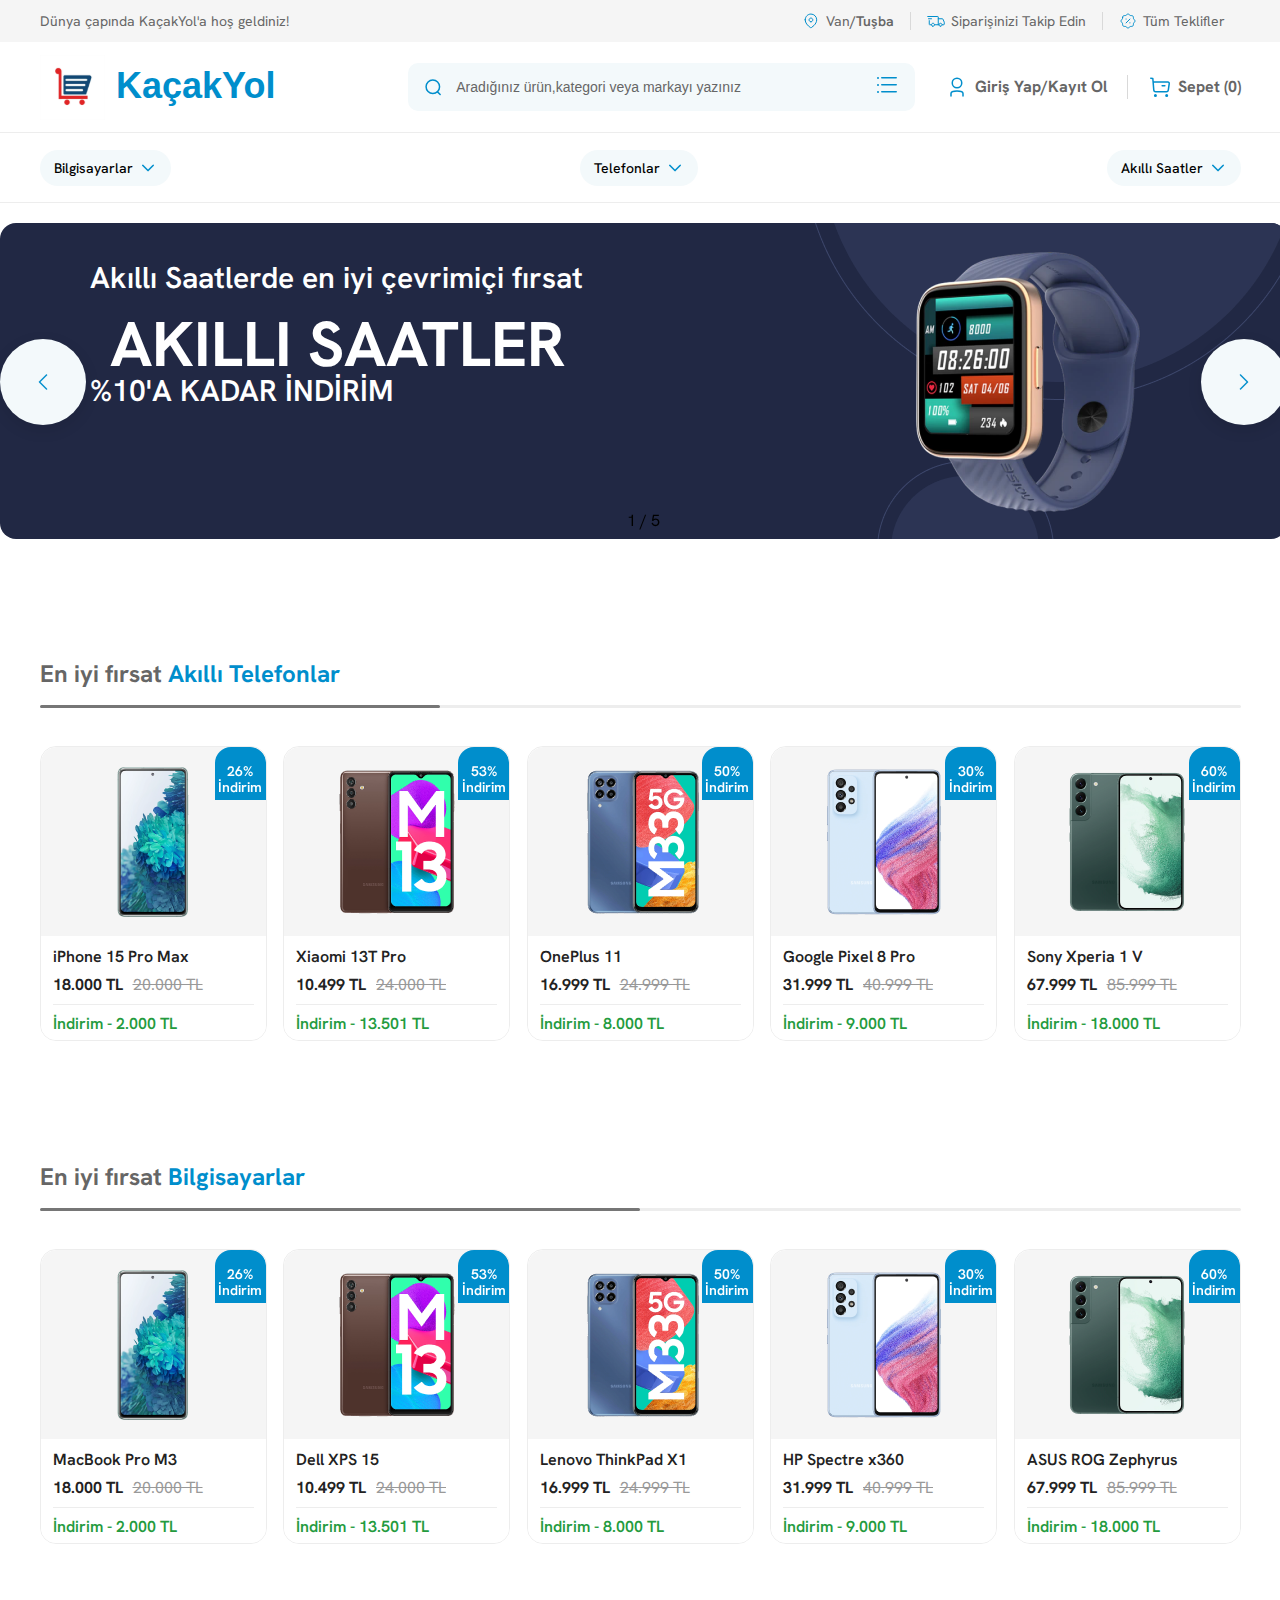
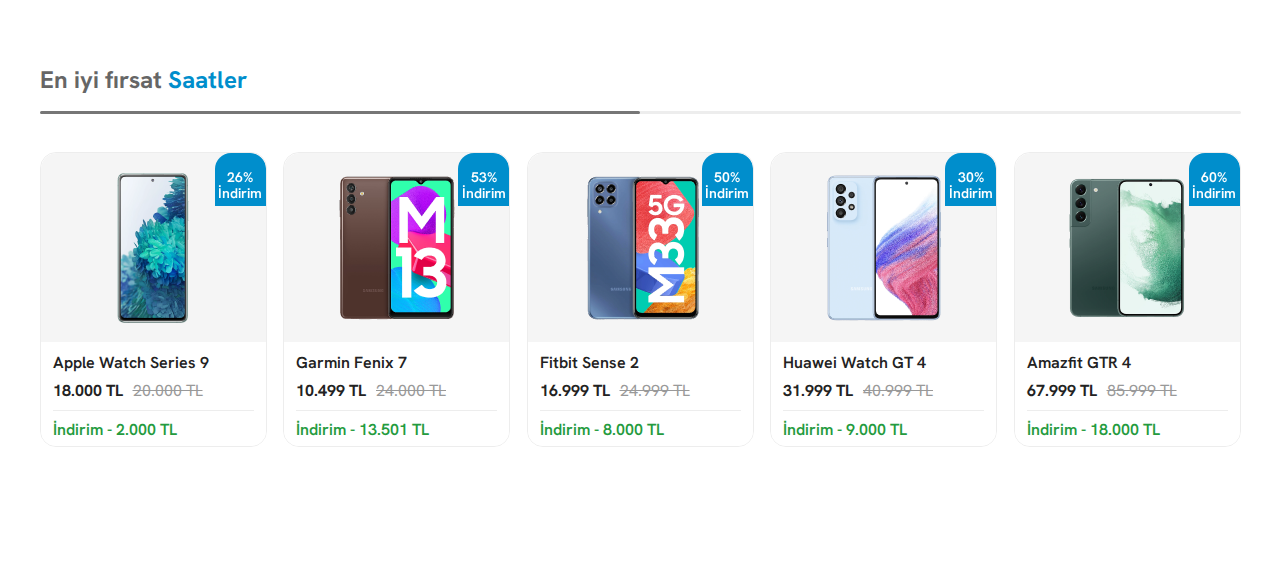
<file: index.html>
<!DOCTYPE html>
<html lang="en">
<head>
    <meta charset="UTF-8">
    <meta name="viewport" content="width=device-width, initial-scale=1.0">
    <title>KaçakYol</title>
    <link rel="stylesheet" href="https://cdn.jsdelivr.net/npm/swiper@11/swiper-bundle.min.css"/>
    <link rel="icon" href="img/logo.svg">
    <link rel="stylesheet" href="style.css">
</head>
<body>
   
    <header id="header">
        <div class="header-top">
            <div class="wrapper">
                <h3>Dünya çapında KaçakYol'a hoş geldiniz!</h3>
                <div class="links">
                    <div><img src="img/header-top/Location.svg" alt=""><p>Van<span>/Tuşba</span></p></div>
                    <div><img src="img/header-top/iconoir_delivery-truck.svg" alt=""><p>Siparişinizi Takip Edin</p></div>
                    <div><img src="img/header-top/Discount.svg" alt=""><p>Tüm Teklifler</p></div>
                </div>
            </div>
        </div>
        <div class="header-logo">
          <div class="wrapper">
            <div class="logo">
                <img src="img/logo.svg" alt="">
                <img src="img/kacakyol_logo.svg" alt="">
            </div>
            <div class="right">
                <div class="search">
                    <img src="img/Search.svg" alt="">
                    <input type="search" placeholder="Aradığınız ürün,kategori veya markayı yazınız">
                    <div class="category-dropdown">
                        <img src="img/list.svg" alt="" class="dropdown-trigger">
                        <div class="dropdown-content">
                            <a href="bilgisayarlar.html">Bilgisayarlar</a>
                            <a href="telefonlar.html">Telefonlar</a>
                            <a href="saatler.html">Akıllı Saatler</a>
                        </div>
                    </div>
                </div>
                <div class="form">
                    <div><img src="img/user.svg" alt=""><a href="#">Giriş Yap/Kayıt Ol</a></div>
                    <div><img src="img/Buy.svg" alt=""><a href="#">Sepet</a></div>
                </div>
            </div>
          </div>
        </div>
        <div class="header-bottom">
            <div class="top">
                <div class="wrapper">
                    <ul>
                        <li><a href="bilgisayarlar.html">Bilgisayarlar</a><div class="img"></div></li>
                        <li><a href="telefonlar.html">Telefonlar</a><div class="img"></div></li>
                        <li><a href="saatler.html">Akıllı Saatler</a><div class="img"></div></li>
                    </ul>
                </div>
            </div>
            <div class="bottom">
                <div class="swiper mySwiper">
                     <div class="swiper-wrapper">
                        <div class="swiper-slide">
                            <div class="left">
                                <h3>Akıllı Saatlerde en iyi çevrimiçi fırsat</h3>
                                <h1>AKILLI SAATLER</h1>
                                <h3>%10'A KADAR İNDİRİM</h3>
                            </div>
                            <img  src="img/header-bottom/Mask group.png" alt="">
                            <img  src="img/header-bottom/watch.png" alt="">
                        </div>
                        <div class="swiper-slide">
                            <div class="left">
                                <h3>Akıllı Telefonlarda en iyi çevrimiçi fırsat</h3>
                                <h1>AKILLI TELEFONLAR</h1>
                                <h3>%25'A KADAR İNDİRİM</h3>
                            </div>
                            <img  src="img/header-bottom/Mask group.png" alt="">
                            <img  src="img/header-bottom/watch.png" alt="">
                        </div>
                        <div class="swiper-slide">
                            <div class="left">
                                <h3>Bilgisayarlarda en iyi çevrimiçi fırsat</h3>
                                <h1>BİLGİSAYARLAR</h1>
                                <h3>%15'A KADAR İNDİRİM</h3>
                            </div>
                            <img  src="img/header-bottom/Mask group.png" alt="">
                            <img  src="img/header-bottom/watch.png" alt="">
                        </div>
                        <div class="swiper-slide">
                            <div class="left">
                                <h3>Akıllı saatlerde en iyi çevrimiçi fırsat</h3>
                                <h1>AKILLI SAATLER</h1>
                                <h3>%10'A KADAR İNDİRİM</h3>
                            </div>
                            <img  src="img/header-bottom/Mask group.png" alt="">
                            <img  src="img/header-bottom/watch.png" alt="">
                        </div>
                        <div class="swiper-slide">
                            <div class="left">
                                <h3>Akıllı saatlerde en iyi çevrimiçi fırsat</h3>
                                <h1>AKILLI SAATLER</h1>
                                <h3>%10'A KADAR İNDİRİM</h3>
                            </div>
                            <img  src="img/header-bottom/Mask group.png" alt="">
                            <img  src="img/header-bottom/watch.png" alt="">
                        </div>

                    </div>
                    <div class="swiper-btn-next btn"></div>
                    <div class="swiper-btn-prev btn"></div>
                    <div class="swiper-pagination"></div>
                </div> 
            </div>
        </div>
    </header>
    
    <section class="section" id="section">
        <div class="wrapper">
           <div class="smart">
                <div class="top">
                    <h3>En iyi fırsat  <span>Akıllı Telefonlar</span></h3>
                </div>

                
                <div class="smart-swiper swiper">
                    <div class="swiper-scrollbar"></div>
                    <div class="smart-item swiper-wrapper">
                        <div class="smart-slide  swiper-slide">
                            <div class="box">
                                <div class="box-top">
                                    <img src="img/akıllıTelefonlar/image 3.png" alt="">
                                    <p>26% İndirim</p>
                                </div>
                                <div class="box-bottom">
                                    <h4>iPhone 15 Pro Max</h4>
                                    <p> 
                                        <span class="new-price">18.000 TL</span> 
                                        <span class="old-price">20.000 TL</span>
                                    </p>
                                    <hr>
                                    <h3 class="green-price">İndirim - 2.000 TL</h3>
                                </div>
                            </div>
                            <div class="box">
                                <div class="box-top">
                                    <img src="img/akıllıTelefonlar/image 3 (1).png" alt="">
                                    <p>53% İndirim</p>
                                </div>
                                <div class="box-bottom">
                                    <h4>Xiaomi 13T Pro</h4>
                                    <p> 
                                        <span class="new-price">10.499 TL</span> 
                                        <span class="old-price">24.000 TL</span>
                                    </p>
                                    <hr>
                                    <h3 class="green-price">İndirim - 13.501 TL</h3>
                                </div>
                            </div>
                            <div class="box">
                                <div class="box-top">
                                    <img src="img/akıllıTelefonlar/image 3 (2).png" alt="">
                                    <p>50% İndirim</p>
                                </div>
                                <div class="box-bottom">
                                    <h4>OnePlus 11</h4>
                                    <p> 
                                        <span class="new-price">16.999 TL</span> 
                                        <span class="old-price">24.999 TL</span>
                                    </p>
                                    <hr>
                                    <h3 class="green-price">İndirim - 8.000 TL</h3>
                                </div>
                            </div>
                            <div class="box">
                                <div class="box-top">
                                    <img src="img/akıllıTelefonlar/image 3 (3).png" alt="">
                                    <p>30% İndirim</p>
                                </div>
                                <div class="box-bottom">
                                    <h4>Google Pixel 8 Pro</h4>
                                    <p> 
                                        <span class="new-price">31.999 TL</span> 
                                        <span class="old-price">40.999 TL</span>
                                    </p>
                                    <hr>
                                    <h3 class="green-price">İndirim - 9.000 TL</h3>
                                </div>
                            </div>
                            <div class="box">
                                <div class="box-top">
                                    <img src="img/akıllıTelefonlar/image 3 (4).png" alt="">
                                    <p>60% İndirim</p>
                                </div>
                                <div class="box-bottom">
                                    <h4>Sony Xperia 1 V</h4>
                                    <p> 
                                        <span class="new-price">67.999 TL</span> 
                                        <span class="old-price">85.999 TL</span>
                                    </p>
                                    <hr>
                                    <h3 class="green-price">İndirim - 18.000 TL</h3>
                                </div>
                            </div>
                        </div>
                        <div class="smart-slide swiper-slide">
                            <div class="box">
                                <div class="box-top">
                                    <img src="img/akıllıTelefonlar/image 3.png" alt="">
                                    <p>26% İndirim</p>
                                </div>
                                <div class="box-bottom">
                                    <h4>Redmi K70 Pro</h4>
                                    <p> 
                                        <span class="new-price">18.000 TL</span> 
                                        <span class="old-price">20.000 TL</span>
                                    </p>
                                    <hr>
                                    <h3 class="green-price">İndirim - 2.000 TL</h3>
                                </div>
                            </div>
                            <div class="box">
                                <div class="box-top">
                                    <img src="img/akıllıTelefonlar/image 3 (1).png" alt="">
                                    <p>53% İndirim</p>
                                </div>
                                <div class="box-bottom">
                                    <h4>iQOO 12 Pro</h4>
                                    <p> 
                                        <span class="new-price">10.499 TL</span> 
                                        <span class="old-price">24.000 TL</span>
                                    </p>
                                    <hr>
                                    <h3 class="green-price">İndirim - 13.501 TL</h3>
                                </div>
                            </div>
                            <div class="box">
                                <div class="box-top">
                                    <img src="img/akıllıTelefonlar/image 3 (2).png" alt="">
                                    <p>50% İndirim</p>
                                </div>
                                <div class="box-bottom">
                                    <h4>Realme GT5 Pro</h4>
                                    <p> 
                                        <span class="new-price">16.999 TL</span> 
                                        <span class="old-price">24.999 TL</span>
                                    </p>
                                    <hr>
                                    <h3 class="green-price">İndirim - 8.000 TL</h3>
                                </div>
                            </div>
                            <div class="box">
                                <div class="box-top">
                                    <img src="img/akıllıTelefonlar/image 3 (3).png" alt="">
                                    <p>30% İndirim</p>
                                </div>
                                <div class="box-bottom">
                                    <h4>OPPO Find X7 Ultra</h4>
                                    <p> 
                                        <span class="new-price">31.999 TL</span> 
                                        <span class="old-price">40.999 TL</span>
                                    </p>
                                    <hr>
                                    <h3 class="green-price">İndirim - 9.000 TL</h3>
                                </div>
                            </div>
                            <div class="box">
                                <div class="box-top">
                                    <img src="img/akıllıTelefonlar/image 3 (4).png" alt="">
                                    <p>60% İndirim</p>
                                </div>
                                <div class="box-bottom">
                                    <h4>Vivo X100 Pro</h4>
                                    <p> 
                                        <span class="new-price">67.999 TL</span> 
                                        <span class="old-price">85.999 TL</span>
                                    </p>
                                    <hr>
                                    <h3 class="green-price">İndirim - 18.000 TL</h3>
                                </div>
                            </div>
                        </div>
                        <div class="smart-slide swiper-slide">
                            <div class="box">
                                <div class="box-top">
                                    <img src="img/akıllıTelefonlar/image 3.png" alt="">
                                    <p>26% İndirim</p>
                                </div>
                                <div class="box-bottom">
                                    <h4>iPhone 13 Pro Max</h4>
                                    <p> 
                                        <span class="new-price">18.000 TL</span> 
                                        <span class="old-price">20.000 TL</span>
                                    </p>
                                    <hr>
                                    <h3 class="green-price">İndirim - 2.000 TL</h3>
                                </div>
                            </div>
                            <div class="box">
                                <div class="box-top">
                                    <img src="img/akıllıTelefonlar/image 3 (1).png" alt="">
                                    <p>53% İndirim</p>
                                </div>
                                <div class="box-bottom">
                                    <h4>Motorola Edge 40 Pro</h4>
                                    <p> 
                                        <span class="new-price">10.499 TL</span> 
                                        <span class="old-price">24.000 TL</span>
                                    </p>
                                    <hr>
                                    <h3 class="green-price">İndirim - 13.501 TL</h3>
                                </div>
                            </div>
                            <div class="box">
                                <div class="box-top">
                                    <img src="img/akıllıTelefonlar/image 3 (2).png" alt="">
                                    <p>50% İndirim</p>
                                </div>
                                <div class="box-bottom">
                                    <h4>Huawei P60 Pro</h4>
                                    <p> 
                                        <span class="new-price">16.999 TL</span> 
                                        <span class="old-price">24.999 TL</span>
                                    </p>
                                    <hr>
                                    <h3 class="green-price">İndirim - 8.000 TL</h3>
                                </div>
                            </div>
                            <div class="box">
                                <div class="box-top">
                                    <img src="img/akıllıTelefonlar/image 3 (3).png" alt="">
                                    <p>30% İndirim</p>
                                </div>
                                <div class="box-bottom">
                                    <h4>İphone 13</h4>
                                    <p> 
                                        <span class="new-price">31.999 TL</span> 
                                        <span class="old-price">40.999 TL</span>
                                    </p>
                                    <hr>
                                    <h3 class="green-price">İndirim - 9.000 TL</h3>
                                </div>
                            </div>
                            <div class="box">
                                <div class="box-top">
                                    <img src="img/akıllıTelefonlar/image 3 (4).png" alt="">
                                    <p>60% İndirim</p>
                                </div>
                                <div class="box-bottom">
                                    <h4>iPhone 12</h4>
                                    <p> 
                                        <span class="new-price">67.999 TL</span> 
                                        <span class="old-price">85.999 TL</span>
                                    </p>
                                    <hr>
                                    <h3 class="green-price">İndirim - 18.000 TL</h3>
                                </div>
                            </div>
                        </div>
                    </div>
                </div>

               
            </div>
           <div class="bilgisayar">
                <div class="top">
                    <h3>En iyi fırsat  <span>Bilgisayarlar</span></h3>
                </div>

                <div class="bilgisayar-swiper">
                    <div class="swiper-scrollbar"></div>
                    <div class="bilgisayar-item swiper-wrapper">
                        <div class="bilgisayar-slide  swiper-slide">
                            <div class="box">
                                <div class="box-top">
                                    <img src="img/akıllıTelefonlar/image 3.png" alt="">
                                    <p>26% İndirim</p>
                                </div>
                                <div class="box-bottom">
                                    <h4>MacBook Pro M3</h4>
                                    <p> 
                                        <span class="new-price">18.000 TL</span> 
                                        <span class="old-price">20.000 TL</span>
                                    </p>
                                    <hr>
                                    <h3 class="green-price">İndirim - 2.000 TL</h3>
                                </div>
                            </div>
                            <div class="box">
                                <div class="box-top">
                                    <img src="img/akıllıTelefonlar/image 3 (1).png" alt="">
                                    <p>53% İndirim</p>
                                </div>
                                <div class="box-bottom">
                                    <h4>Dell XPS 15</h4>
                                    <p> 
                                        <span class="new-price">10.499 TL</span> 
                                        <span class="old-price">24.000 TL</span>
                                    </p>
                                    <hr>
                                    <h3 class="green-price">İndirim - 13.501 TL</h3>
                                </div>
                            </div>
                            <div class="box">
                                <div class="box-top">
                                    <img src="img/akıllıTelefonlar/image 3 (2).png" alt="">
                                    <p>50% İndirim</p>
                                </div>
                                <div class="box-bottom">
                                    <h4>Lenovo ThinkPad X1</h4>
                                    <p> 
                                        <span class="new-price">16.999 TL</span> 
                                        <span class="old-price">24.999 TL</span>
                                    </p>
                                    <hr>
                                    <h3 class="green-price">İndirim - 8.000 TL</h3>
                                </div>
                            </div>
                            <div class="box">
                                <div class="box-top">
                                    <img src="img/akıllıTelefonlar/image 3 (3).png" alt="">
                                    <p>30% İndirim</p>
                                </div>
                                <div class="box-bottom">
                                    <h4>HP Spectre x360</h4>
                                    <p> 
                                        <span class="new-price">31.999 TL</span> 
                                        <span class="old-price">40.999 TL</span>
                                    </p>
                                    <hr>
                                    <h3 class="green-price">İndirim - 9.000 TL</h3>
                                </div>
                            </div>
                            <div class="box">
                                <div class="box-top">
                                    <img src="img/akıllıTelefonlar/image 3 (4).png" alt="">
                                    <p>60% İndirim</p>
                                </div>
                                <div class="box-bottom">
                                    <h4>ASUS ROG Zephyrus</h4>
                                    <p> 
                                        <span class="new-price">67.999 TL</span> 
                                        <span class="old-price">85.999 TL</span>
                                    </p>
                                    <hr>
                                    <h3 class="green-price">İndirim - 18.000 TL</h3>
                                </div>
                            </div>
                        </div>
                        <div class="bilgisayar-slide swiper-slide">
                            <div class="box">
                                <div class="box-top">
                                    <img src="img/akıllıTelefonlar/image 3.png" alt="">
                                    <p>26% İndirim</p>
                                </div>
                                <div class="box-bottom">
                                    <h4>MSI GS66 Stealth</h4>
                                    <p> 
                                        <span class="new-price">18.000 TL</span> 
                                        <span class="old-price">20.000 TL</span>
                                    </p>
                                    <hr>
                                    <h3 class="green-price">İndirim - 2.000 TL</h3>
                                </div>
                            </div>
                            <div class="box">
                                <div class="box-top">
                                    <img src="img/akıllıTelefonlar/image 3 (1).png" alt="">
                                    <p>53% İndirim</p>
                                </div>
                                <div class="box-bottom">
                                    <h4>Razer Blade 15</h4>
                                    <p> 
                                        <span class="new-price">10.499 TL</span> 
                                        <span class="old-price">24.000 TL</span>
                                    </p>
                                    <hr>
                                    <h3 class="green-price">İndirim - 13.501 TL</h3>
                                </div>
                            </div>
                            <div class="box">
                                <div class="box-top">
                                    <img src="img/akıllıTelefonlar/image 3 (2).png" alt="">
                                    <p>50% İndirim</p>
                                </div>
                                <div class="box-bottom">
                                    <h4>Acer Predator Helios</h4>
                                    <p> 
                                        <span class="new-price">16.999 TL</span> 
                                        <span class="old-price">24.999 TL</span>
                                    </p>
                                    <hr>
                                    <h3 class="green-price">İndirim - 8.000 TL</h3>
                                </div>
                            </div>
                            <div class="box">
                                <div class="box-top">
                                    <img src="img/akıllıTelefonlar/image 3 (3).png" alt="">
                                    <p>30% İndirim</p>
                                </div>
                                <div class="box-bottom">
                                    <h4>Alienware x17</h4>
                                    <p> 
                                        <span class="new-price">31.999 TL</span> 
                                        <span class="old-price">40.999 TL</span>
                                    </p>
                                    <hr>
                                    <h3 class="green-price">İndirim - 9.000 TL</h3>
                                </div>
                            </div>
                            <div class="box">
                                <div class="box-top">
                                    <img src="img/akıllıTelefonlar/image 3 (4).png" alt="">
                                    <p>60% İndirim</p>
                                </div>
                                <div class="box-bottom">
                                    <h4>Gigabyte Aorus 15</h4>
                                    <p> 
                                        <span class="new-price">67.999 TL</span> 
                                        <span class="old-price">85.999 TL</span>
                                    </p>
                                    <hr>
                                    <h3 class="green-price">İndirim - 18.000 TL</h3>
                                </div>
                            </div>
                        </div>
                    </div>
                </div>

               
            </div>
            <div class="saat">
                <div class="top">
                    <h3>En iyi fırsat  <span>Saatler</span></h3>
                </div>

                <div class="saat-swiper">
                    <div class="swiper-scrollbar"></div>
                    <div class="saat-item swiper-wrapper">
                        <div class="saat-slide  swiper-slide">
                            <div class="box">
                                <div class="box-top">
                                    <img src="img/akıllıTelefonlar/image 3.png" alt="">
                                    <p>26% İndirim</p>
                                </div>
                                <div class="box-bottom">
                                    <h4>Apple Watch Series 9</h4>
                                    <p> 
                                        <span class="new-price">18.000 TL</span> 
                                        <span class="old-price">20.000 TL</span>
                                    </p>
                                    <hr>
                                    <h3 class="green-price">İndirim - 2.000 TL</h3>
                                </div>
                            </div>
                            <div class="box">
                                <div class="box-top">
                                    <img src="img/akıllıTelefonlar/image 3 (1).png" alt="">
                                    <p>53% İndirim</p>
                                </div>
                                <div class="box-bottom">
                                    <h4>Garmin Fenix 7</h4>
                                    <p> 
                                        <span class="new-price">10.499 TL</span> 
                                        <span class="old-price">24.000 TL</span>
                                    </p>
                                    <hr>
                                    <h3 class="green-price">İndirim - 13.501 TL</h3>
                                </div>
                            </div>
                            <div class="box">
                                <div class="box-top">
                                    <img src="img/akıllıTelefonlar/image 3 (2).png" alt="">
                                    <p>50% İndirim</p>
                                </div>
                                <div class="box-bottom">
                                    <h4>Fitbit Sense 2</h4>
                                    <p> 
                                        <span class="new-price">16.999 TL</span> 
                                        <span class="old-price">24.999 TL</span>
                                    </p>
                                    <hr>
                                    <h3 class="green-price">İndirim - 8.000 TL</h3>
                                </div>
                            </div>
                            <div class="box">
                                <div class="box-top">
                                    <img src="img/akıllıTelefonlar/image 3 (3).png" alt="">
                                    <p>30% İndirim</p>
                                </div>
                                <div class="box-bottom">
                                    <h4>Huawei Watch GT 4</h4>
                                    <p> 
                                        <span class="new-price">31.999 TL</span> 
                                        <span class="old-price">40.999 TL</span>
                                    </p>
                                    <hr>
                                    <h3 class="green-price">İndirim - 9.000 TL</h3>
                                </div>
                            </div>
                            <div class="box">
                                <div class="box-top">
                                    <img src="img/akıllıTelefonlar/image 3 (4).png" alt="">
                                    <p>60% İndirim</p>
                                </div>
                                <div class="box-bottom">
                                    <h4>Amazfit GTR 4</h4>
                                    <p> 
                                        <span class="new-price">67.999 TL</span> 
                                        <span class="old-price">85.999 TL</span>
                                    </p>
                                    <hr>
                                    <h3 class="green-price">İndirim - 18.000 TL</h3>
                                </div>
                            </div>
                        </div>
                        <div class="saat-slide swiper-slide">
                            <div class="box">
                                <div class="box-top">
                                    <img src="img/akıllıTelefonlar/image 3.png" alt="">
                                    <p>26% İndirim</p>
                                </div>
                                <div class="box-bottom">
                                    <h4>Xiaomi Watch S1 Pro</h4>
                                    <p> 
                                        <span class="new-price">8.999 TL</span> 
                                        <span class="old-price">12.999 TL</span>
                                    </p>
                                    <hr>
                                    <h3 class="green-price">İndirim - 4.000 TL</h3>
                                </div>
                            </div>
                            <div class="box">
                                <div class="box-top">
                                    <img src="img/akıllıTelefonlar/image 3 (1).png" alt="">
                                    <p>35% İndirim</p>
                                </div>
                                <div class="box-bottom">
                                    <h4>OnePlus Watch 2</h4>
                                    <p> 
                                        <span class="new-price">12.499 TL</span> 
                                        <span class="old-price">19.999 TL</span>
                                    </p>
                                    <hr>
                                    <h3 class="green-price">İndirim - 7.500 TL</h3>
                                </div>
                            </div>
                            <div class="box">
                                <div class="box-top">
                                    <img src="img/akıllıTelefonlar/image 3 (2).png" alt="">
                                    <p>40% İndirim</p>
                                </div>
                                <div class="box-bottom">
                                    <h4>Fossil Gen 6</h4>
                                    <p> 
                                        <span class="new-price">5.999 TL</span> 
                                        <span class="old-price">9.999 TL</span>
                                    </p>
                                    <hr>
                                    <h3 class="green-price">İndirim - 4.000 TL</h3>
                                </div>
                            </div>
                            <div class="box">
                                <div class="box-top">
                                    <img src="img/akıllıTelefonlar/image 3 (3).png" alt="">
                                    <p>30% İndirim</p>
                                </div>
                                <div class="box-bottom">
                                    <h4>Suunto 9 Peak</h4>
                                    <p> 
                                        <span class="new-price">31.999 TL</span> 
                                        <span class="old-price">40.999 TL</span>
                                    </p>
                                    <hr>
                                    <h3 class="green-price">İndirim - 9.000 TL</h3>
                                </div>
                            </div>
                            <div class="box">
                                <div class="box-top">
                                    <img src="img/akıllıTelefonlar/image 3 (4).png" alt="">
                                    <p>60% İndirim</p>
                                </div>
                                <div class="box-bottom">
                                    <h4>Withings ScanWatch</h4>
                                    <p> 
                                        <span class="new-price">67.999 TL</span> 
                                        <span class="old-price">85.999 TL</span>
                                    </p>
                                    <hr>
                                    <h3 class="green-price">İndirim - 18.000 TL</h3>
                                </div>
                            </div>
                        </div>
                    </div>
                </div>

               
            </div> 
            
        </div>
    </section>

    <!-- Giriş/Kayıt Modalı -->
    <div id="authModal" class="modal">
    <div class="modal-content">
      <span class="close">&times;</span>
      <div class="auth-tabs">
        <button class="tab-btn active" data-tab="login">Giriş Yap</button>
        <button class="tab-btn" data-tab="register">Kayıt Ol</button>
      </div>
      
      <!-- Giriş Formu -->
      <div id="login" class="tab-content active">
        <form id="loginForm">
          <div class="form-group">
            <label for="loginEmail">E-posta</label>
            <input type="email" id="loginEmail" required>
          </div>
          <div class="form-group">
            <label for="loginPassword">Şifre</label>
            <input type="password" id="loginPassword" required>
          </div>
          <div class="form-options">
            <label>
              <input type="checkbox"> Beni Hatırla
            </label>
            <a href="#" class="forgot-password">Şifremi Unuttum</a>
          </div>
          <button type="submit" class="auth-btn">Giriş Yap</button>
        </form>
      </div>
      
      <!-- Kayıt Formu -->
      <div id="register" class="tab-content">
        <form id="registerForm">
          <div class="form-group">
            <label for="registerName">Ad Soyad</label>
            <input type="text" id="registerName" required>
          </div>
          <div class="form-group">
            <label for="registerEmail">E-posta</label>
            <input type="email" id="registerEmail" required>
          </div>
          <div class="form-group">
            <label for="registerPassword">Şifre</label>
            <input type="password" id="registerPassword" required>
          </div>
          <div class="form-group">
            <label for="registerConfirmPassword">Şifre Tekrar</label>
            <input type="password" id="registerConfirmPassword" required>
          </div>
          <div class="form-agreement">
            <label>
              <input type="checkbox" required> 
              <a href="#">Kullanıcı sözleşmesini</a> okudum ve kabul ediyorum.
            </label>
          </div>
          <button type="submit" class="auth-btn">Kayıt Ol</button>
        </form>
      </div>
    </div>
    </div>

    <!-- Sepet Modalı -->
    <div id="cartModal" class="modal">
        <div class="modal-content">
            <span class="close-cart">&times;</span>
            <h2>Alışveriş Sepetim</h2>
            <div class="cart-items">
            <!-- Sepet öğeleri buraya dinamik olarak eklenecek -->
            </div>
            <div class="cart-summary">
            <div class="summary-row">
                <span>Ara Toplam:</span>
                <span class="cart-subtotal">0 TL</span>
            </div>
            <div class="summary-row">
                <span>Kargo:</span>
                <span class="cart-shipping">Ücretsiz</span>
            </div>
            <div class="summary-row total">
                <span>Toplam:</span>
                <span class="cart-total">0 TL</span>
            </div>
            <button class="checkout-btn">ÖDEME YAP</button>
            </div>
        </div>
    </div>



    
    <script src="https://cdn.jsdelivr.net/npm/swiper@11/swiper-bundle.min.js"></script>
    <script src="script.js"></script>
</body>
</html>
</file>
<file: style.css>
@import url('https://fonts.googleapis.com/css2?family=Hanken+Grotesk:wght@400;500;600;700&display=swap');

*,*::after,*::before{

    margin: 0;
    padding: 0;
    box-sizing: border-box;
    outline: none;
    text-decoration: none;
    list-style: none;
}
body{
    font-family: 'Hanken Grotesk',sans-serif;
}
.wrapper{
    width: 1201px;
    margin: 0 auto;
}

/*header-top starts*/
.header-top {
    background: #f5f5f5;
    width: 100%;
    height: 42px;
}


.header-top .wrapper{
    height: 100%;
    display: flex;
    align-items: center;
    justify-content: space-between;
}
.header-top h3{
    font-size: 14px;
    font-weight: 400;
    line-height: 14px;
    color:#666666;

}

.header-top .links div,
.header-top .links{
    display: flex;
    
}
.header-top .links div{
    gap:6px;
    padding: 0 16px;
    border-left: 1px solid #D9D9D9;
}
.header-top .links div:nth-child(1){
    border-left:none ;
}
.header-top .links div p{
    font-size: 14px;
    line-height: 18px;
    color: #666666;
}
.header-top .links div p span{
    font-weight: 600;
}

/*header-top ends*/

/*header-logo starts*/

.header-logo .wrapper{
    height: 90px;
    display: flex;
    align-items: center;
    justify-content:space-between ;
}
.header-logo .logo{
    display: flex;
    gap: 1px;
}
.header-logo .right{
    display: flex;
    align-items: center;
    gap:30px ;
}
.header-logo .right .search{
    width: 507px;
    height: 48px;
    border-radius: 10px;
    background: #F3F9FB;
    display:flex ;
    align-items: center;
    justify-content:space-between ;
    padding: 12px 16px; 
}
.header-logo .right .search img{
    cursor: pointer;
}
.header-logo .right .search input{
    width: 85%;
    font-size: 14px;
    font-weight:400 ;
    line-height: 18px;
    color: #666666;
    background: transparent;
    border: none;
    outline: none;
}
.header-logo .right .search input::placeholder{
    font-size: 14px;
    font-weight:400 ;
    line-height: 18px;
    color: #666666;
}
.header-logo .right .form div,
.header-logo .right .form{
    display:flex ;
    align-items: center;
    gap: 20px;
}
.header-logo .right .form div{
    gap: 6px;
}
.header-logo .right .form div:first-child{
    padding-right:20px ;
    border-right: 1px solid #D9D9D9;
}
.header-logo .right .form div a{
    color: #666666;
    font-size: 16px;
    font-weight: 700;
    line-height: 18px;
}
/*header-logo ends*/

/*header-bottom top selectıon stars*/

.header-bottom .top {
    border-top: 1px solid #EDEDED;
    border-bottom: 1px solid #EDEDED;
    padding-top: 17px;
    padding-bottom: 16px;
}

.header-bottom .top ul{
    display: flex;
    align-items: center;
    justify-content: space-between;
    
}
.header-bottom .top ul li{
    padding: 9px 14px;
    border-radius:18px ;
    background: #F3F9FB;
    display: flex;
    align-items: center;
    justify-content: space-between;
    cursor: pointer;
    transition:all .3s ease;
}
.header-bottom .top ul li:hover{
    background: #008ECC;
}
.header-bottom .top ul li:hover a{
    color:#FFFFFF ;
}
.header-bottom .top ul li:hover div.img{
    background-image: url(img/header-bottom/ArrowDown2.png);
}
.header-bottom .top ul li a{
    font-size: 14px;
    font-weight: 500;
    line-height: 18px;
    color: black;
    margin-right: 6px;
}
.header-bottom .top ul li div.img{
    width: 18px;
    height: 18px;
    background-image: url(img/header-bottom/ArrowDown1.png);
    background-position: center;
    background-position: no-repeat;
    background-size: cover;
}

/*header-bottom top selectıon ends*/


/*header-bottom bottom selectıon starts*/
.header-bottom .bottom{
    margin-top: 20px;
    margin-bottom: 120px;
}
.header-bottom .bottom .swiper{
    width: 1287px;
    position: relative;
}
.header-bottom .bottom .swiper .swiper-wrapper .swiper-slide{
    width: 1201px;
    height: 316px;
    margin: 0 auto;
    background: #212844;
    border-radius: 16px;
    position: relative;
    user-select: none;
    
}
.header-bottom .bottom .swiper .swiper-wrapper .swiper-slide .left{
    margin-top: 40px;
    margin-left: 90px;
}
.header-bottom .bottom .swiper .swiper-wrapper .swiper-slide .left h3{
    font-size: 30px;
    font-weight: 600;
    line-height: 30px;
    color: #FFFFFF;
}
.header-bottom .bottom .swiper .swiper-wrapper .swiper-slide .left h1{
    margin-top: 20px;
    margin-left: 20px;
    font-size: 63px;
    font-weight: 700;
    line-height: 63px;
    color: #FFFFFF;
}
.header-bottom .bottom .swiper .swiper-wrapper .swiper-slide img{
    position: absolute;
    top: 0;
    right: 0;

}
.header-bottom .bottom .swiper .swiper-wrapper .swiper-slide img:last-child{
    top: 24px;
    right: 125px;
}
.header-bottom .bottom .swiper .btn{
    width: 86px;
    height: 86px;
    background: #F3F9FB;
    border-radius: 50%;
    display: flex;
    align-items: center;
    justify-content: center;
    background-position: center;
    background-repeat: no-repeat;
    cursor: pointer;
    position: absolute;
    z-index: 1;
    box-shadow:0 5px 15px rgba(0, 0, 0, 0.1);
}
.header-bottom .bottom .swiper .swiper-btn-next{
    background-image: url(img/header-bottom/ArrowRight.png);
    top: 116px;
    right: 0px;
}
.header-bottom .bottom .swiper .swiper-btn-prev{
    background-image: url(img/header-bottom/ArrowLeft.png);
    top: 116px;
    left: 0px;
}
/*header-bottom bottom selectıon ends*/

/*smart section smarts*/
.section .smart{
    margin-bottom: 120px;
}
.section .smart .top{
    display: flex;
    align-items: center;
    justify-content: space-between;
}
.section .smart .top h3{
    font-size: 24px;
    font-weight: 700;
    line-height: 30px;
    color: #666666;
}
.section .smart .top h3 span{
    color: #008ECC;
}
.section .smart .top p{
    display: flex;
    align-items: center;
    gap:6px;
    font-size: 16px;
    font-weight: 500;
    color: #222222;
    line-height: 18px;
    cursor: pointer;
    transition: all .3s linear;
}
.section .smart .top p:hover{
    letter-spacing: 1px;
}
.section .smart .smart-swiper{
    position: relative;
    height: 337px;
    margin-top: 16px;
}


.section .smart .smart-item,
.section .smart .smart-item .smart-slide{
    display: flex;
    align-items: center;
    justify-content: space-between;
}
.section .smart .smart-item .smart-slide{
    margin-top: 40px;
}

.section .smart .smart-item .smart-slide{
    gap: 16px;
}
.section .smart .smart-item .smart-slide .box{
    width: 227px;
    height: 295px;
    border-radius: 16px;
    border: 1px solid #EDEDED;
    overflow: hidden;
    user-select: none;
    cursor: pointer;
    transition: all .3s ease;
}
.section .smart .smart-item .smart-slide .box:hover{
    border: 1px solid #008ECC;
    box-shadow: 0 5px 15px rgba(0, 0, 0, 0.1);

}
.section .smart .smart-item .smart-slide .box .box-top{
    background: #f5f5f5;
    height: 189px;
    border-top-left-radius: 16px;
    border-top-right-radius: 16px;
    display: flex;
    align-items: center;
    justify-content: center;
    position: relative;
}
.section .smart .smart-item .smart-slide .box .box-top p{
    position: absolute;
    top: 0;
    right: 0;
    width: 51px;
    height: 53px;
    display: flex;
    align-items: center;
    justify-content: center;
    background: #008ECC;
    border-top-right-radius: 16px;
    border-top-left-radius: 16px;
    font-size: 14px;
    font-weight: 600;
    line-height: 16px;
    color: #FFFFFF;
    text-align: center;
    padding-top: 11px;

}
.section .smart .smart-item .smart-slide .box .box-bottom{
    height: 106px;
    border-top-right-radius: 16px;
    border-bottom-left-radius: 16px;
    background: #FFFFFF;
    padding: 12px 12px 10px 12px;
}
.section .smart .smart-item .smart-slide .box .box-bottom h4{
    font-size: 16px;
    font-weight: 600;
    line-height: 18px;
    color: #222222;
}
.section .smart .smart-item .smart-slide .box .box-bottom p{
    display: flex;
    align-items: center;
    gap: 10px;
    margin: 10px 0;
}
.section .smart .smart-item .smart-slide .box .box-bottom p span{
    font-size: 16px;
    line-height: 18px;
    color: #222222;
    text-decoration: none;

}

.section .smart .smart-item .smart-slide .box .box-bottom p .new-price{
    font-weight: 700;
}

.section .smart .smart-item .smart-slide .box .box-bottom p .old-price {
    text-decoration: line-through;
    color: #999999;
  }
.section .smart .smart-item .smart-slide .box .box-bottom hr{
    height: 1px;
    width: 100%;
    border: none;
    background: #EDEDED;
}
.section .smart .smart-item .smart-slide .box .box-bottom .green-price{
    font-size: 16px;
    font-weight: 600;
    line-height: 18px;
    color: #249B3E;
    margin-top: 10px;
}
.section .smart .swiper-scrollbar{
    position: absolute;
    top: 0;
    left: 0;
    height: 3px;
    width: 100%;
    background: #EDEDED;
    
}

/*bilgisayar section starts*/
.section .bilgisayar{
    margin-bottom: 120px;
}
.bilgisayar-swiper {
    overflow: hidden; 
}
.section .bilgisayar .top{
    display: flex;
    align-items: center;
    justify-content: space-between;
}
.section .bilgisayar .top h3{
    font-size: 24px;
    font-weight: 700;
    line-height: 30px;
    color: #666666;
}
.section .bilgisayar .top h3 span{
    color: #008ECC;
}
.section .bilgisayar .top p{
    display: flex;
    align-items: center;
    gap:6px;
    font-size: 16px;
    font-weight: 500;
    color: #222222;
    line-height: 18px;
    cursor: pointer;
    transition: all .3s linear;
}
.section .bilgisayar .top p:hover{
    letter-spacing: 1px;
}
.section .bilgisayar .bilgisayar-swiper{
    position: relative;
    height: 337px;
    margin-top: 16px;
}


.section .bilgisayar .bilgisayar-item,
.section .bilgisayar .bilgisayar-item .bilgisayar-slide{
    display: flex;
    align-items: center;
    justify-content: space-between;
}
.section .bilgisayar .bilgisayar-item .bilgisayar-slide{
    margin-top: 40px;
}

.section .bilgisayar .bilgisayar-item .bilgisayar-slide{
    gap: 16px;
}
.section .bilgisayar .bilgisayar-item .bilgisayar-slide .box{
    width: 227px;
    height: 295px;
    border-radius: 16px;
    border: 1px solid #EDEDED;
    overflow: hidden;
    user-select: none;
    cursor: pointer;
    transition: all .3s ease;
}
.section .bilgisayar .bilgisayar-item .bilgisayar-slide .box:hover{
    border: 1px solid #008ECC;
    box-shadow: 0 5px 15px rgba(0, 0, 0, 0.1);

}
.section .bilgisayar .bilgisayar-item .bilgisayar-slide .box .box-top{
    background: #f5f5f5;
    height: 189px;
    border-top-left-radius: 16px;
    border-top-right-radius: 16px;
    display: flex;
    align-items: center;
    justify-content: center;
    position: relative;
}
.section .bilgisayar .bilgisayar-item .bilgisayar-slide .box .box-top p{
    position: absolute;
    top: 0;
    right: 0;
    width: 51px;
    height: 53px;
    display: flex;
    align-items: center;
    justify-content: center;
    background: #008ECC;
    border-top-right-radius: 16px;
    border-top-left-radius: 16px;
    font-size: 14px;
    font-weight: 600;
    line-height: 16px;
    color: #FFFFFF;
    text-align: center;
    padding-top: 11px;

}
.section .bilgisayar .bilgisayar-item .bilgisayar-slide .box .box-bottom{
    height: 106px;
    border-top-right-radius: 16px;
    border-bottom-left-radius: 16px;
    background: #FFFFFF;
    padding: 12px 12px 10px 12px;
}
.section .bilgisayar .bilgisayar-item .bilgisayar-slide .box .box-bottom h4{
    font-size: 16px;
    font-weight: 600;
    line-height: 18px;
    color: #222222;
}
.section .bilgisayar .bilgisayar-item .bilgisayar-slide .box .box-bottom p{
    display: flex;
    align-items: center;
    gap: 10px;
    margin: 10px 0;
}
.section .bilgisayar .bilgisayar-item .bilgisayar-slide .box .box-bottom p span{
    font-size: 16px;
    line-height: 18px;
    color: #222222;
    text-decoration: none;

}

.section .bilgisayar .bilgisayar-item .bilgisayar-slide .box .box-bottom p .new-price{
    font-weight: 700;
}

.section .bilgisayar .bilgisayar-item .bilgisayar-slide .box .box-bottom p .old-price {
    text-decoration: line-through;
    color: #999999;
  }
.section .bilgisayar .bilgisayar-item .bilgisayar-slide .box .box-bottom hr{
    height: 1px;
    width: 100%;
    border: none;
    background: #EDEDED;
}
.section .bilgisayar .bilgisayar-item .bilgisayar-slide .box .box-bottom .green-price{
    font-size: 16px;
    font-weight: 600;
    line-height: 18px;
    color: #249B3E;
    margin-top: 10px;
}
.section .bilgisayar .swiper-scrollbar{
    position: absolute;
    top: 0;
    left: 0;
    height: 3px;
    width: 100%;
    background: #EDEDED;
    
}
/*bilgisayar section ends*/

/*saat section starts*/
.section .saat{
    margin-bottom: 120px;
}
.saat-swiper {
    overflow: hidden; 
}
.section .saat .top{
    display: flex;
    align-items: center;
    justify-content: space-between;
}
.section .saat .top h3{
    font-size: 24px;
    font-weight: 700;
    line-height: 30px;
    color: #666666;
}
.section .saat .top h3 span{
    color: #008ECC;
}
.section .saat .top p{
    display: flex;
    align-items: center;
    gap:6px;
    font-size: 16px;
    font-weight: 500;
    color: #222222;
    line-height: 18px;
    cursor: pointer;
    transition: all .3s linear;
}
.section .saat .top p:hover{
    letter-spacing: 1px;
}
.section .saat .saat-swiper{
    position: relative;
    height: 337px;
    margin-top: 16px;
}


.section .saat .saat-item,
.section .saat .saat-item .saat-slide{
    display: flex;
    align-items: center;
    justify-content: space-between;
}
.section .saat .saat-item .saat-slide{
    margin-top: 40px;
}

.section .saat .saat-item .saat-slide{
    gap: 16px;
}
.section .saat .saat-item .saat-slide .box{
    width: 227px;
    height: 295px;
    border-radius: 16px;
    border: 1px solid #EDEDED;
    overflow: hidden;
    user-select: none;
    cursor: pointer;
    transition: all .3s ease;
}
.section .saat .saat-item .saat-slide .box:hover{
    border: 1px solid #008ECC;
    box-shadow: 0 5px 15px rgba(0, 0, 0, 0.1);

}
.section .saat .saat-item .saat-slide .box .box-top{
    background: #f5f5f5;
    height: 189px;
    border-top-left-radius: 16px;
    border-top-right-radius: 16px;
    display: flex;
    align-items: center;
    justify-content: center;
    position: relative;
}
.section .saat .saat-item .saat-slide .box .box-top p{
    position: absolute;
    top: 0;
    right: 0;
    width: 51px;
    height: 53px;
    display: flex;
    align-items: center;
    justify-content: center;
    background: #008ECC;
    border-top-right-radius: 16px;
    border-top-left-radius: 16px;
    font-size: 14px;
    font-weight: 600;
    line-height: 16px;
    color: #FFFFFF;
    text-align: center;
    padding-top: 11px;

}
.section .saat .saat-item .saat-slide .box .box-bottom{
    height: 106px;
    border-top-right-radius: 16px;
    border-bottom-left-radius: 16px;
    background: #FFFFFF;
    padding: 12px 12px 10px 12px;
}
.section .saat .saat-item .saat-slide .box .box-bottom h4{
    font-size: 16px;
    font-weight: 600;
    line-height: 18px;
    color: #222222;
}
.section .saat .saat-item .saat-slide .box .box-bottom p{
    display: flex;
    align-items: center;
    gap: 10px;
    margin: 10px 0;
}
.section .saat .saat-item .saat-slide .box .box-bottom p span{
    font-size: 16px;
    line-height: 18px;
    color: #222222;
    text-decoration: none;

}

.section .saat .saat-item .saat-slide .box .box-bottom p .new-price{
    font-weight: 700;
}

.section .saat .saat-item .saat-slide .box .box-bottom p .old-price {
    text-decoration: line-through;
    color: #999999;
  }
.section .saat .saat-item .saat-slide .box .box-bottom hr{
    height: 1px;
    width: 100%;
    border: none;
    background: #EDEDED;
}
.section .saat .saat-item .saat-slide .box .box-bottom .green-price{
    font-size: 16px;
    font-weight: 600;
    line-height: 18px;
    color: #249B3E;
    margin-top: 10px;
}
.section .saat .swiper-scrollbar{
    position: absolute;
    top: 0;
    left: 0;
    height: 3px;
    width: 100%;
    background: #EDEDED;
    
}
/*saat section ends*/
 
/* Modal Stilleri */
.modal {
    display: none;
    position: fixed;
    top: 0;
    left: 0;
    width: 100%;
    height: 100%;
    background-color: rgba(0, 0, 0, 0.5);
    z-index: 1000;
}

.modal-content {
    position: relative;
    background-color: #fff;
    margin: 10% auto;
    padding: 20px;
    width: 90%;
    max-width: 500px;
    border-radius: 8px;
    box-shadow: 0 4px 6px rgba(0, 0, 0, 0.1);
}

.close {
    position: absolute;
    right: 20px;
    top: 10px;
    font-size: 28px;
    font-weight: bold;
    cursor: pointer;
    color: #666;
}

.close:hover {
    color: #000;
}

/* Giriş/Kayıt Form Stilleri */
.auth-tabs {
    display: flex;
    margin-bottom: 20px;
    border-bottom: 1px solid #ddd;
}

.tab-btn {
    padding: 10px 20px;
    border: none;
    background: none;
    cursor: pointer;
    font-size: 16px;
    color: #666;
    position: relative;
}

.tab-btn.active {
    color: #008ECC;
}

.tab-btn.active::after {
    content: '';
    position: absolute;
    bottom: -1px;
    left: 0;
    width: 100%;
    height: 2px;
    background-color: #008ECC;
}

.tab-content {
    display: none;
}

.tab-content.active {
    display: block;
}

.form-group {
    margin-bottom: 15px;
}

.form-group label {
    display: block;
    margin-bottom: 5px;
    color: #333;
}

.form-group input {
    width: 100%;
    padding: 8px;
    border: 1px solid #ddd;
    border-radius: 4px;
    font-size: 14px;
}

.form-options {
    display: flex;
    justify-content: space-between;
    align-items: center;
    margin-bottom: 20px;
}

.forgot-password {
    color: #008ECC;
    text-decoration: none;
}

.auth-btn {
    width: 100%;
    padding: 12px;
    background-color: #008ECC;
    color: white;
    border: none;
    border-radius: 4px;
    cursor: pointer;
    font-size: 16px;
}

.auth-btn:hover {
    background-color: #0077b3;
}

.form-agreement {
    margin: 20px 0;
    font-size: 14px;
    color: #666;
}

.form-agreement a {
    color: #008ECC;
    text-decoration: none;
}

/* Sepet Modal Stilleri */
#cartModal .modal-content {
    max-width: 500px;
    padding: 25px;
}

#cartModal h2 {
    font-size: 24px;
    color: #222;
    margin-bottom: 20px;
    padding-bottom: 15px;
    border-bottom: 1px solid #EDEDED;
}

.cart-items {
    max-height: 400px;
    overflow-y: auto;
    margin-bottom: 20px;
}

.cart-item {
    display: flex;
    align-items: center;
    padding: 15px 0;
    border-bottom: 1px solid #EDEDED;
}

.cart-item-img {
    width: 80px;
    height: 80px;
    object-fit: contain;
    margin-right: 15px;
    background: #F5F5F5;
    border-radius: 8px;
}

.cart-item-details {
    flex: 1;
}

.cart-item-title {
    font-size: 16px;
    font-weight: 600;
    margin-bottom: 5px;
    color: #222;
}

.cart-item-price {
    font-size: 16px;
    font-weight: 700;
    color: #008ECC;
}

.cart-item-actions {
    display: flex;
    align-items: center;
    margin-top: 10px;
}

.quantity-control {
    display: flex;
    align-items: center;
    margin-right: 15px;
}

.quantity-btn {
    width: 25px;
    height: 25px;
    background: #F3F9FB;
    border: none;
    border-radius: 4px;
    font-size: 16px;
    cursor: pointer;
}

.quantity-input {
    width: 40px;
    text-align: center;
    margin: 0 5px;
    border: 1px solid #EDEDED;
    border-radius: 4px;
    padding: 2px;
}

.remove-item {
    background: none;
    border: none;
    color: #FF0000;
    cursor: pointer;
    font-size: 14px;
}

.cart-summary {
    border-top: 1px solid #EDEDED;
    padding-top: 15px;
}

.summary-row {
    display: flex;
    justify-content: space-between;
    margin-bottom: 10px;
    font-size: 16px;
}

.summary-row.total {
    font-weight: 700;
    font-size: 18px;
    margin: 15px 0;
}

.checkout-btn {
    width: 100%;
    padding: 15px;
    background: #008ECC;
    color: white;
    border: none;
    border-radius: 8px;
    font-size: 16px;
    font-weight: 600;
    cursor: pointer;
    transition: background 0.3s;
}

.checkout-btn:hover {
    background: #0077B3;
}

.empty-cart {
    text-align: center;
    padding: 30px;
    color: #666;
}

.add-to-cart {
    position: absolute;
    bottom: 10px;
    left: 50%;
    transform: translateX(-50%);
    padding: 8px 16px;
    background-color: #008ECC;
    color: #fff;
    border: none;
    border-radius: 8px;
    font-size: 14px;
    font-weight: 600;
    cursor: pointer;
    opacity: 0;
    transition: opacity 0.3s ease;
    z-index: 10;
}

.box {
    position: relative;
}

.box:hover .add-to-cart {
    opacity: 1;
}

.category-dropdown {
    position: relative;
    display: inline-block;
    cursor: pointer;
}

.dropdown-content {
    display: none;
    position: absolute;
    right: 0;
    background-color: #fff;
    min-width: 200px;
    box-shadow: 0 8px 16px rgba(0,0,0,0.1);
    z-index: 1000;
    border-radius: 8px;
    padding: 8px 0;
}

.dropdown-content a {
    color: #333;
    padding: 12px 16px;
    text-decoration: none;
    display: block;
    transition: background-color 0.3s;
}

.dropdown-content a:hover {
    background-color: #f5f5f5;
    color: #008ECC;
}

.category-dropdown:hover .dropdown-content {
    display: block;
}

.dropdown-trigger {
    cursor: pointer;
}
</file>
